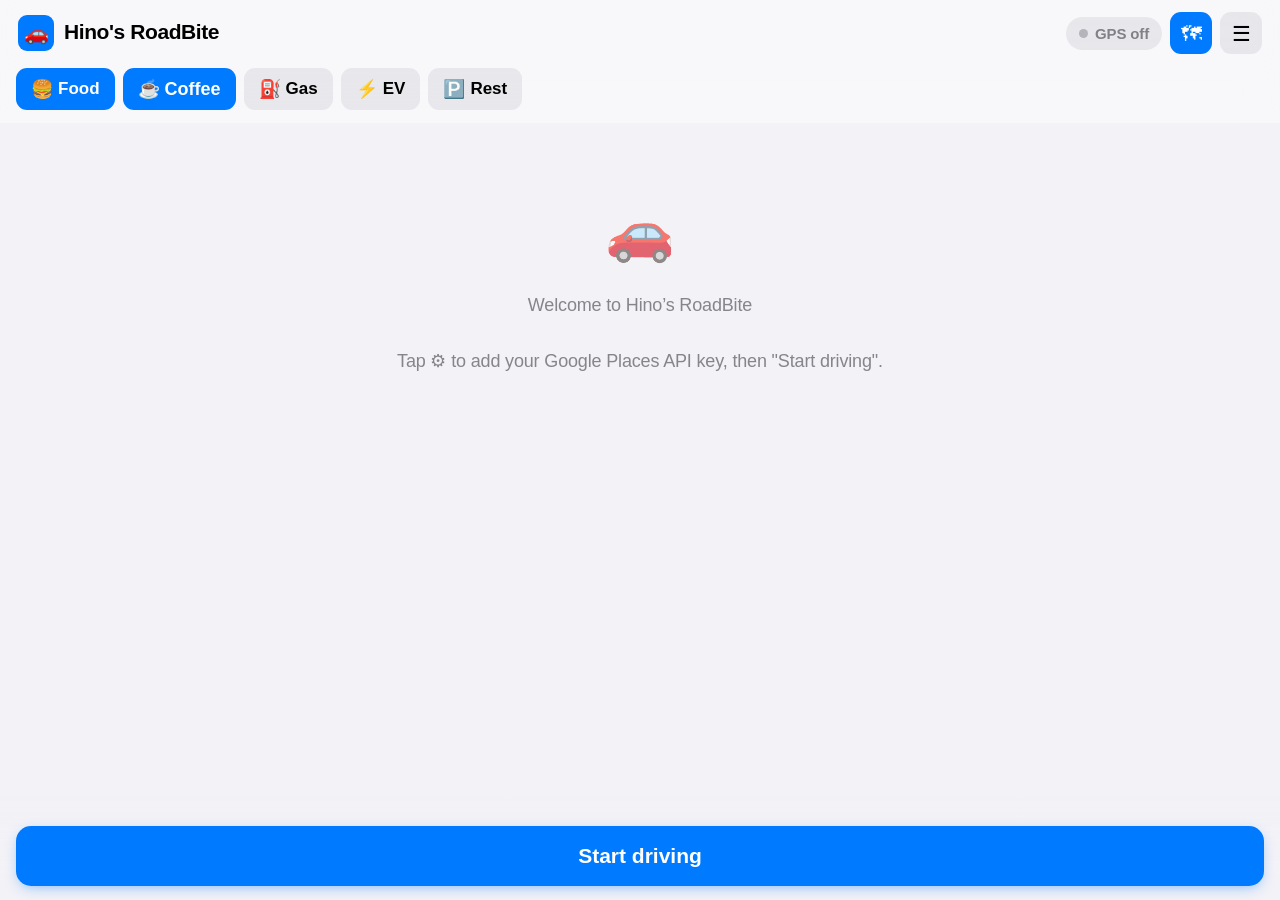
<file: index.html>
<!DOCTYPE html>
<html lang="en">
<head>
  <meta charset="UTF-8" />
  <meta name="referrer" content="origin" />
  <meta name="viewport" content="width=device-width, initial-scale=1, viewport-fit=cover, maximum-scale=1, user-scalable=no" />
  <meta name="theme-color" media="(prefers-color-scheme: light)" content="#f9f9fb" />
  <meta name="theme-color" media="(prefers-color-scheme: dark)" content="#141416" />
  <meta name="apple-mobile-web-app-capable" content="yes" />
  <meta name="apple-mobile-web-app-status-bar-style" content="default" />
  <meta name="apple-mobile-web-app-title" content="Hino's RoadBite" />
  <link rel="manifest" href="manifest.webmanifest" />
  <link rel="apple-touch-icon" href="icon-180.png" />
  <link rel="stylesheet" href="style.css" />
  <title>Hino's RoadBite — eats & coffee ahead</title>
</head>
<body>
  <header id="status-bar">
    <div class="brand">
      <span class="logo">🚗</span>
      <span class="title">Hino's RoadBite</span>
    </div>
    <div class="header-actions">
      <div id="gps" class="gps off">
        <span class="dot"></span>
        <span id="gps-text">GPS off</span>
      </div>
      <button id="map-toggle" class="icon-btn" aria-label="Toggle map">🗺</button>
      <button id="menu-btn" class="icon-btn" aria-label="Menu">☰</button>
    </div>
  </header>

  <nav id="filters">
    <div class="cats" id="cat-list">
      <button class="cat-chip active" data-cat="food"><span>🍔</span> Food</button>
      <button class="cat-chip active" data-cat="coffee"><span class="ci" aria-hidden="true">☕</span> <span class="cl">Coffee</span></button>
      <button class="cat-chip" data-cat="gas"><span>⛽</span> Gas</button>
      <button class="cat-chip" data-cat="ev"><span>⚡</span> EV</button>
      <button class="cat-chip" data-cat="rest"><span>🅿️</span> Rest</button>
    </div>
  </nav>

  <main>
    <div id="map-wrap" class="map-wrap hidden">
      <div id="map" class="map"></div>
      <button id="recenter-btn" class="recenter" aria-label="Recenter on my location">
        <svg viewBox="0 0 24 24" fill="none" stroke="currentColor" stroke-width="2" stroke-linecap="round">
          <circle cx="12" cy="12" r="6"/>
          <line x1="12" y1="1.5" x2="12" y2="4"/><line x1="12" y1="20" x2="12" y2="22.5"/>
          <line x1="1.5" y1="12" x2="4" y2="12"/><line x1="20" y1="12" x2="22.5" y2="12"/>
          <circle cx="12" cy="12" r="1.6" fill="currentColor" stroke="none"/>
        </svg>
      </button>
    </div>
    <div id="quick-dest" class="quick hidden"></div>
    <div id="heading-banner" class="hidden"></div>
    <div id="controls" class="hidden">
      <div class="controls-row">
        <div class="sort-seg" id="sort-seg">
          <button class="sort-btn active" data-sort="best">Best</button>
          <button class="sort-btn" data-sort="closest">Closest</button>
          <button class="sort-btn" data-sort="cheapest">Cheapest</button>
        </div>
        <button id="opennow-toggle" class="chip">Open now</button>
      </div>
      <div class="controls-row time-row" id="time-seg">
        <span class="time-label">⏱ Reach in</span>
        <button class="time-btn active" data-min="0">Any</button>
        <button class="time-btn" data-min="15">15 min</button>
        <button class="time-btn" data-min="30">30 min</button>
        <button class="time-btn" data-min="60">1 hr</button>
        <button class="time-btn" data-min="120">2 hr</button>
        <button class="time-btn" data-min="180">3 hr</button>
      </div>
    </div>
    <ul id="results"></ul>
    <div id="empty" class="empty hidden"></div>
  </main>

  <button id="start-btn" class="primary">Start driving</button>

  <!-- Settings sheet -->
  <div id="settings" class="sheet hidden">
    <div class="sheet-inner">
      <div class="settings-top">
        <h2>Settings</h2>
        <button id="settings-done-top" class="settings-done-btn">Done</button>
      </div>

      <div class="sec-label">Trip</div>
      <div class="sec-card">
        <div class="field">
          <span>Destination <span id="dest-status" class="muted"></span></span>
          <input id="dest" type="text" placeholder="e.g. Lewiston, ME" autocomplete="off" />
        </div>
        <div class="field">
          <span>🏠 Home <span id="home-status" class="muted"></span></span>
          <input id="home" type="text" placeholder="e.g. Philadelphia, PA" autocomplete="off" />
        </div>
        <div class="field">
          <span>⭐ Favorites</span>
          <div id="fav-list" class="favs"></div>
          <div class="fav-add">
            <input id="fav-input" type="text" placeholder="Add a place…" autocomplete="off" />
            <button id="fav-add-btn" type="button" class="chip">Add</button>
          </div>
          <small id="fav-msg"></small>
        </div>
      </div>
      <div class="sec-hint">Set a destination (or tap Home / a ⭐ favorite on the home screen) to aim suggestions ahead on your route.</div>

      <div class="sec-label">Filters</div>
      <div class="sec-card">
        <div class="field">
          <span>Cuisines <span class="muted">(food)</span></span>
          <div id="cuisine-list" class="cuisines"></div>
        </div>
        <label class="setrow">
          <span class="setrow-label">Only show places ahead of me</span>
          <span class="switch"><input id="ahead-only" type="checkbox" checked /><span class="track"></span></span>
        </label>
        <label class="setrow">
          <span class="setrow-label">Buzz me near a great stop <span class="muted">(≥4.5★, 1 mi)</span></span>
          <span class="switch"><input id="alert-nearby" type="checkbox" /><span class="track"></span></span>
        </label>
      </div>

      <div class="sec-label">Display</div>
      <div class="sec-card">
        <label class="setrow">
          <span class="setrow-label">Distances in kilometers</span>
          <span class="switch"><input id="units-km" type="checkbox" /><span class="track"></span></span>
        </label>
        <div class="setrow">
          <label class="setrow-label" for="nav-app">Navigation app</label>
          <select id="nav-app" class="set-select">
            <option value="auto">Auto</option>
            <option value="apple">Apple Maps</option>
            <option value="google">Google Maps</option>
            <option value="waze">Waze</option>
          </select>
        </div>
      </div>

      <div class="sec-label">Fine-tuning</div>
      <div class="sec-card" id="stepper-list"></div>
      <div class="sec-hint">Rating &amp; reviews apply to food and coffee. Look-ahead is how far up the route to search.</div>

      <div class="sec-label">More</div>
      <div class="sec-card">
        <details>
          <summary>How to use</summary>
          <ol class="help">
            <li>Pick what you want from the chips up top — <b>Food</b>, <b>Coffee</b>, <b>Gas</b>, <b>EV</b>, <b>Rest</b> (tap more than one).</li>
            <li>Tap <b>Start driving</b> to use your live GPS. Results refresh as you drive.</li>
            <li>Set a <b>Destination</b> (or tap <b>Home</b> / a ⭐ favorite) to aim suggestions that way — or leave it on <b>📍 Live</b> to follow your heading.</li>
            <li>Use <b>Best / Closest / Cheapest</b> to re-sort, <b>Reach in</b> to keep only stops within N minutes, and <b>Open now</b> to hide closed spots.</li>
            <li>Tap a result for full details. Tap the blue arrow for turn-by-turn in Maps.</li>
          </ol>
        </details>
        <details>
          <summary>About</summary>
          <p class="muted">Hino’s RoadBite finds well-rated restaurants, coffee, gas, EV charging, and rest areas just ahead of you on a drive — ranked by how little they add to your route. Place data and ratings from Google.</p>
          <p class="muted">Version <span id="app-version">1.1</span> · <a href="https://github.com/srinidharmalingam-create/roadbite" target="_blank" rel="noopener">source</a></p>
        </details>
        <details>
          <summary>Simulate driving (testing)</summary>
          <p class="muted">Run a mock Philly→Lewiston drive without moving. Useful to try the app at your desk.</p>
          <button id="sim-btn" class="chip">▶ Start simulation</button>
        </details>
        <details>
          <summary>Advanced · API key</summary>
          <div class="field" style="padding-top:10px;">
            <input id="api-key" type="text" placeholder="AIza…" autocomplete="off" spellcheck="false" />
            <small>A shared key is already built in. Enter your own only to override it on this device.</small>
          </div>
        </details>
      </div>

      <button id="settings-done" class="primary">Done</button>
    </div>
  </div>

  <!-- Destination prompt (shown on Start driving when none is set) -->
  <div id="dest-prompt" class="sheet hidden">
    <div class="sheet-inner">
      <h2>Where are you headed?</h2>
      <p class="muted">Pick a destination so suggestions stay strictly ahead on your route. You can change it anytime.</p>
      <div id="prompt-quick" class="quick-prompt"></div>
      <label class="field">
        <input id="prompt-dest" type="text" placeholder="Enter a destination…" autocomplete="off" />
      </label>
      <button id="prompt-go" class="primary">Start driving</button>
      <button id="prompt-skip" class="linkbtn">Skip — use my live heading</button>
    </div>
  </div>

  <!-- Place details (opens when you tap a result) -->
  <div id="detail" class="sheet hidden">
    <div class="sheet-inner" id="detail-inner"></div>
  </div>

  <script src="config.js"></script>
  <script src="app.js"></script>
</body>
</html>
</file>
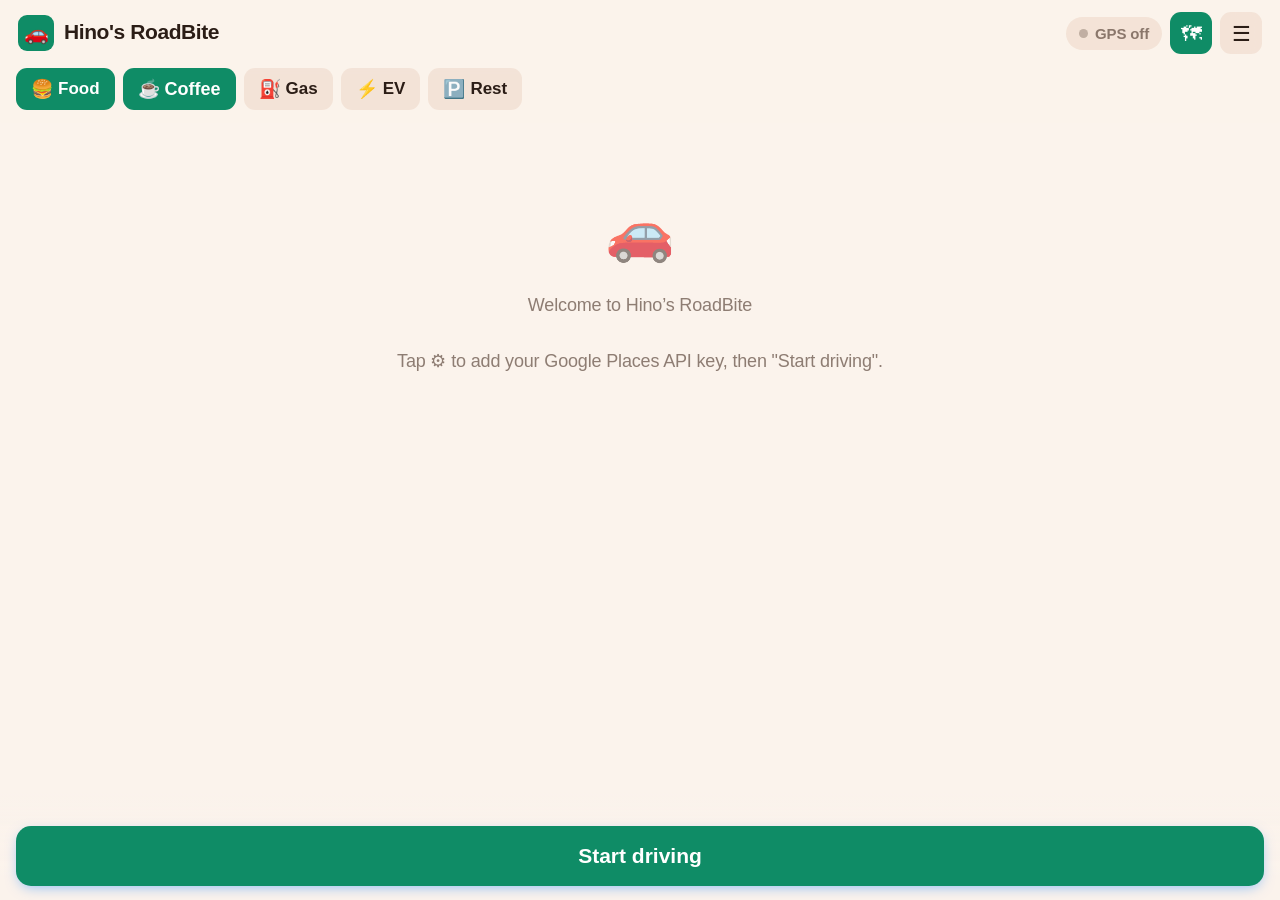
<file: warm/index.html>
<!DOCTYPE html>
<html lang="en">
<head>
  <meta charset="UTF-8" />
  <meta name="referrer" content="origin" />
  <meta name="viewport" content="width=device-width, initial-scale=1, viewport-fit=cover, maximum-scale=1, user-scalable=no" />
  <meta name="theme-color" media="(prefers-color-scheme: light)" content="#fbf3ec" />
  <meta name="theme-color" media="(prefers-color-scheme: dark)" content="#19120e" />
  <meta name="apple-mobile-web-app-capable" content="yes" />
  <meta name="apple-mobile-web-app-status-bar-style" content="default" />
  <meta name="apple-mobile-web-app-title" content="Hino's RoadBite" />
  <link rel="manifest" href="manifest.webmanifest" />
  <link rel="apple-touch-icon" href="../icon-180.png" />
  <link rel="stylesheet" href="../style.css" />
  <link rel="stylesheet" href="warm.css" />
  <title>RoadBite — Warm</title>
</head>
<body>
  <header id="status-bar">
    <div class="brand">
      <span class="logo">🚗</span>
      <span class="title">Hino's RoadBite</span>
    </div>
    <div class="header-actions">
      <div id="gps" class="gps off">
        <span class="dot"></span>
        <span id="gps-text">GPS off</span>
      </div>
      <button id="map-toggle" class="icon-btn" aria-label="Toggle map">🗺</button>
      <button id="menu-btn" class="icon-btn" aria-label="Menu">☰</button>
    </div>
  </header>

  <nav id="filters">
    <div class="cats" id="cat-list">
      <button class="cat-chip active" data-cat="food"><span>🍔</span> Food</button>
      <button class="cat-chip active" data-cat="coffee"><span class="ci" aria-hidden="true">☕</span> <span class="cl">Coffee</span></button>
      <button class="cat-chip" data-cat="gas"><span>⛽</span> Gas</button>
      <button class="cat-chip" data-cat="ev"><span>⚡</span> EV</button>
      <button class="cat-chip" data-cat="rest"><span>🅿️</span> Rest</button>
    </div>
  </nav>

  <main>
    <div id="map-wrap" class="map-wrap hidden">
      <div id="map" class="map"></div>
      <button id="recenter-btn" class="recenter" aria-label="Recenter on my location">
        <svg viewBox="0 0 24 24" fill="none" stroke="currentColor" stroke-width="2" stroke-linecap="round">
          <circle cx="12" cy="12" r="6"/>
          <line x1="12" y1="1.5" x2="12" y2="4"/><line x1="12" y1="20" x2="12" y2="22.5"/>
          <line x1="1.5" y1="12" x2="4" y2="12"/><line x1="20" y1="12" x2="22.5" y2="12"/>
          <circle cx="12" cy="12" r="1.6" fill="currentColor" stroke="none"/>
        </svg>
      </button>
    </div>
    <div id="quick-dest" class="quick hidden"></div>
    <div id="heading-banner" class="hidden"></div>
    <div id="controls" class="hidden">
      <div class="controls-row">
        <div class="sort-seg" id="sort-seg">
          <button class="sort-btn active" data-sort="best">Best</button>
          <button class="sort-btn" data-sort="closest">Closest</button>
          <button class="sort-btn" data-sort="cheapest">Cheapest</button>
        </div>
        <button id="opennow-toggle" class="chip">Open now</button>
      </div>
      <div class="controls-row time-row" id="time-seg">
        <span class="time-label">⏱ Reach in</span>
        <button class="time-btn active" data-min="0">Any</button>
        <button class="time-btn" data-min="15">15 min</button>
        <button class="time-btn" data-min="30">30 min</button>
        <button class="time-btn" data-min="60">1 hr</button>
        <button class="time-btn" data-min="120">2 hr</button>
        <button class="time-btn" data-min="180">3 hr</button>
      </div>
    </div>
    <ul id="results"></ul>
    <div id="empty" class="empty hidden"></div>
  </main>

  <button id="start-btn" class="primary">Start driving</button>

  <!-- Settings sheet -->
  <div id="settings" class="sheet hidden">
    <div class="sheet-inner">
      <div class="settings-top">
        <h2>Settings</h2>
        <button id="settings-done-top" class="settings-done-btn">Done</button>
      </div>

      <div class="sec-label">Trip</div>
      <div class="sec-card">
        <div class="field">
          <span>Destination <span id="dest-status" class="muted"></span></span>
          <input id="dest" type="text" placeholder="e.g. Lewiston, ME" autocomplete="off" />
        </div>
        <div class="field">
          <span>🏠 Home <span id="home-status" class="muted"></span></span>
          <input id="home" type="text" placeholder="e.g. Philadelphia, PA" autocomplete="off" />
        </div>
        <div class="field">
          <span>⭐ Favorites</span>
          <div id="fav-list" class="favs"></div>
          <div class="fav-add">
            <input id="fav-input" type="text" placeholder="Add a place…" autocomplete="off" />
            <button id="fav-add-btn" type="button" class="chip">Add</button>
          </div>
          <small id="fav-msg"></small>
        </div>
      </div>
      <div class="sec-hint">Set a destination (or tap Home / a ⭐ favorite on the home screen) to aim suggestions ahead on your route.</div>

      <div class="sec-label">Filters</div>
      <div class="sec-card">
        <div class="field">
          <span>Cuisines <span class="muted">(food)</span></span>
          <div id="cuisine-list" class="cuisines"></div>
        </div>
        <label class="setrow">
          <span class="setrow-label">Only show places ahead of me</span>
          <span class="switch"><input id="ahead-only" type="checkbox" checked /><span class="track"></span></span>
        </label>
        <label class="setrow">
          <span class="setrow-label">Buzz me near a great stop <span class="muted">(≥4.5★, 1 mi)</span></span>
          <span class="switch"><input id="alert-nearby" type="checkbox" /><span class="track"></span></span>
        </label>
      </div>

      <div class="sec-label">Display</div>
      <div class="sec-card">
        <label class="setrow">
          <span class="setrow-label">Distances in kilometers</span>
          <span class="switch"><input id="units-km" type="checkbox" /><span class="track"></span></span>
        </label>
        <div class="setrow">
          <label class="setrow-label" for="nav-app">Navigation app</label>
          <select id="nav-app" class="set-select">
            <option value="auto">Auto</option>
            <option value="apple">Apple Maps</option>
            <option value="google">Google Maps</option>
            <option value="waze">Waze</option>
          </select>
        </div>
      </div>

      <div class="sec-label">Fine-tuning</div>
      <div class="sec-card" id="stepper-list"></div>
      <div class="sec-hint">Rating &amp; reviews apply to food and coffee. Look-ahead is how far up the route to search.</div>

      <div class="sec-label">More</div>
      <div class="sec-card">
        <details>
          <summary>How to use</summary>
          <ol class="help">
            <li>Pick what you want from the chips up top — <b>Food</b>, <b>Coffee</b>, <b>Gas</b>, <b>EV</b>, <b>Rest</b> (tap more than one).</li>
            <li>Tap <b>Start driving</b> to use your live GPS. Results refresh as you drive.</li>
            <li>Set a <b>Destination</b> (or tap <b>Home</b> / a ⭐ favorite) to aim suggestions that way — or leave it on <b>📍 Live</b> to follow your heading.</li>
            <li>Use <b>Best / Closest / Cheapest</b> to re-sort, <b>Reach in</b> to keep only stops within N minutes, and <b>Open now</b> to hide closed spots.</li>
            <li>Tap a result for full details. Tap the blue arrow for turn-by-turn in Maps.</li>
          </ol>
        </details>
        <details>
          <summary>About</summary>
          <p class="muted">Hino’s RoadBite finds well-rated restaurants, coffee, gas, EV charging, and rest areas just ahead of you on a drive — ranked by how little they add to your route. Place data and ratings from Google.</p>
          <p class="muted">Version <span id="app-version">1.1</span> · <a href="https://github.com/srinidharmalingam-create/roadbite" target="_blank" rel="noopener">source</a></p>
        </details>
        <details>
          <summary>Simulate driving (testing)</summary>
          <p class="muted">Run a mock Philly→Lewiston drive without moving. Useful to try the app at your desk.</p>
          <button id="sim-btn" class="chip">▶ Start simulation</button>
        </details>
        <details>
          <summary>Advanced · API key</summary>
          <div class="field" style="padding-top:10px;">
            <input id="api-key" type="text" placeholder="AIza…" autocomplete="off" spellcheck="false" />
            <small>A shared key is already built in. Enter your own only to override it on this device.</small>
          </div>
        </details>
      </div>

      <button id="settings-done" class="primary">Done</button>
    </div>
  </div>

  <!-- Destination prompt (shown on Start driving when none is set) -->
  <div id="dest-prompt" class="sheet hidden">
    <div class="sheet-inner">
      <h2>Where are you headed?</h2>
      <p class="muted">Pick a destination so suggestions stay strictly ahead on your route. You can change it anytime.</p>
      <div id="prompt-quick" class="quick-prompt"></div>
      <label class="field">
        <input id="prompt-dest" type="text" placeholder="Enter a destination…" autocomplete="off" />
      </label>
      <button id="prompt-go" class="primary">Start driving</button>
      <button id="prompt-skip" class="linkbtn">Skip — use my live heading</button>
    </div>
  </div>

  <!-- Place details (opens when you tap a result) -->
  <div id="detail" class="sheet hidden">
    <div class="sheet-inner" id="detail-inner"></div>
  </div>

  <script src="../config.js"></script>
  <script src="../app.js"></script>
</body>
</html>
</file>
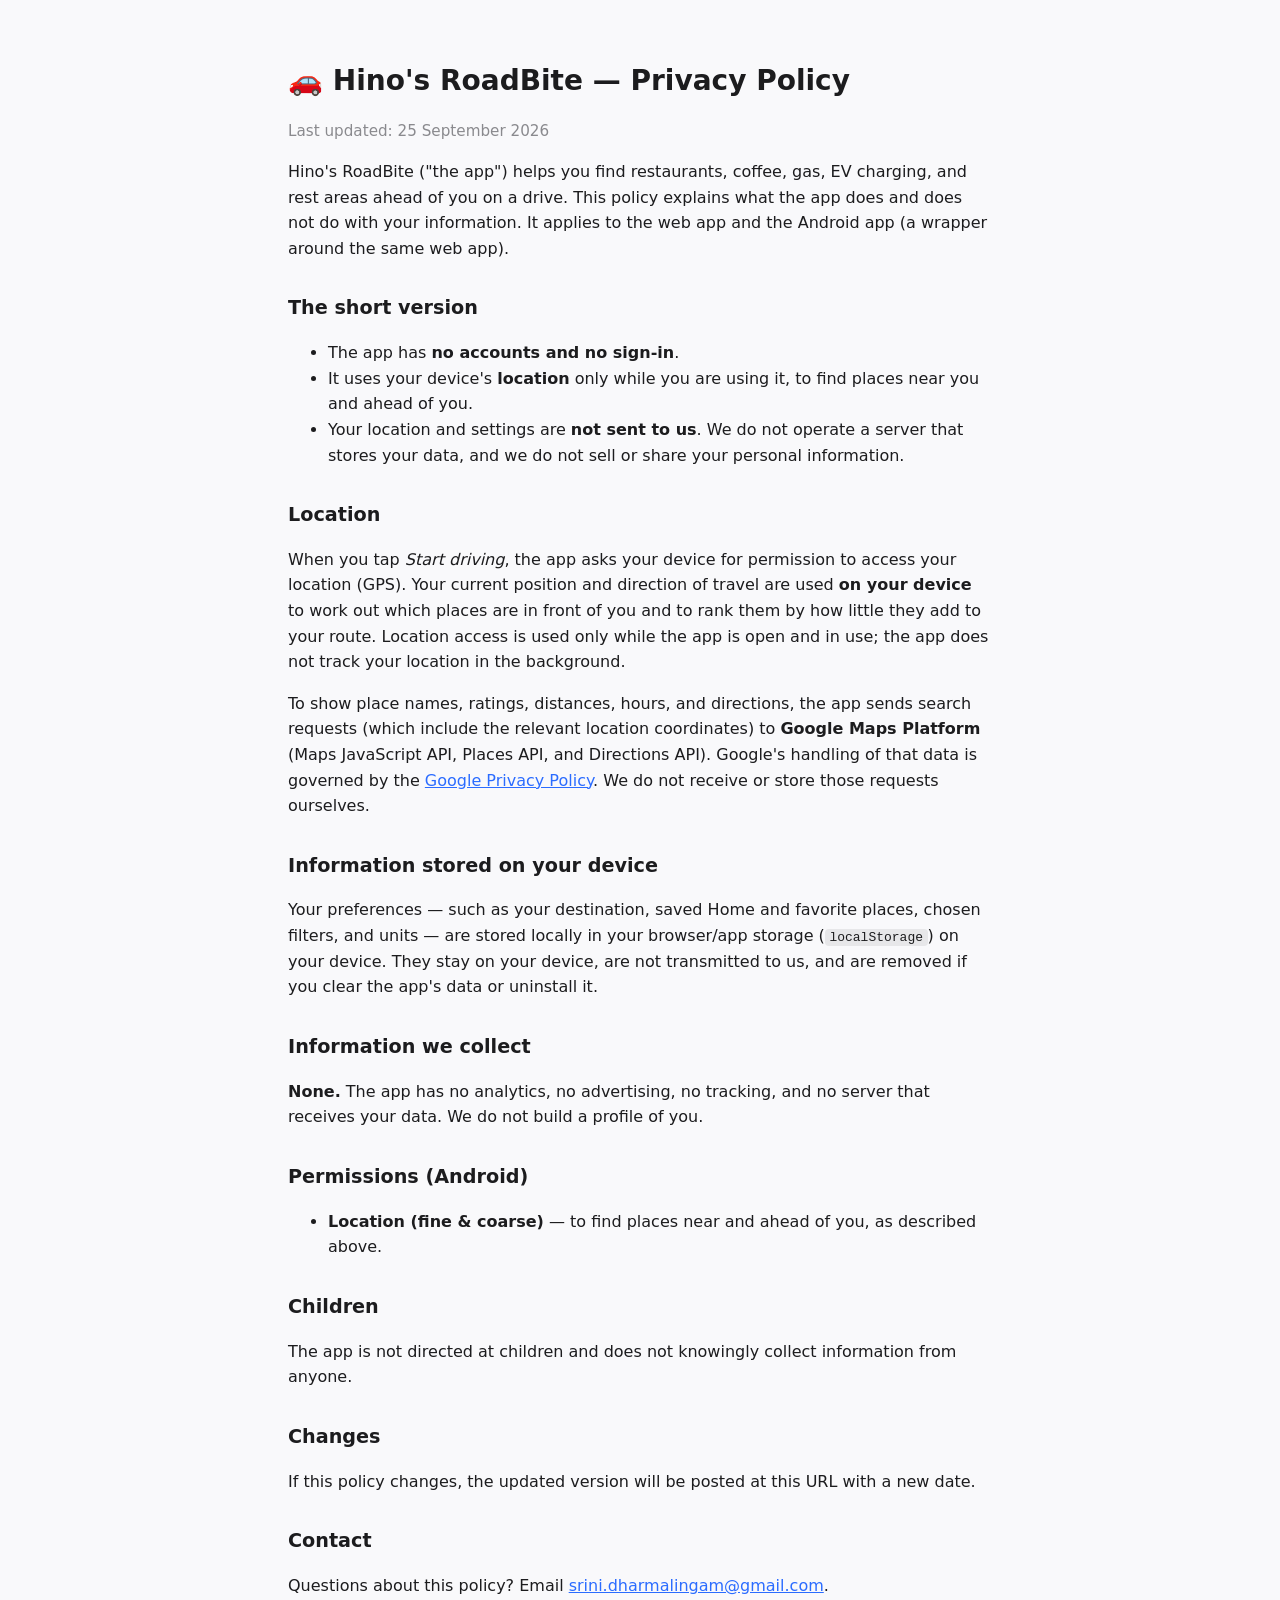
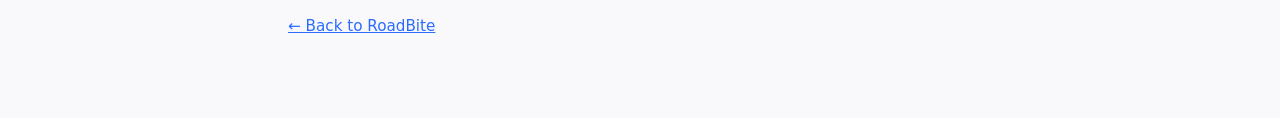
<file: privacy.html>
<!DOCTYPE html>
<html lang="en">
<head>
  <meta charset="UTF-8" />
  <meta name="viewport" content="width=device-width, initial-scale=1" />
  <title>Hino's RoadBite — Privacy Policy</title>
  <style>
    :root { color-scheme: light dark; }
    body { font-family: -apple-system, system-ui, Segoe UI, Roboto, sans-serif;
      max-width: 44rem; margin: 0 auto; padding: 2.5rem 1.25rem 4rem;
      line-height: 1.6; color: #1c1c1e; background: #f9f9fb; }
    @media (prefers-color-scheme: dark) { body { color: #e7e7ea; background: #141416; } }
    h1 { font-size: 1.75rem; margin-bottom: .25rem; }
    h2 { font-size: 1.2rem; margin-top: 2rem; }
    .muted { color: #8a8a8e; font-size: .95rem; }
    a { color: #2b6cff; }
    code { background: rgba(128,128,128,.15); padding: .1em .35em; border-radius: 4px; }
  </style>
</head>
<body>
  <h1>🚗 Hino's RoadBite — Privacy Policy</h1>
  <p class="muted">Last updated: 25 September 2026</p>

  <p>Hino's RoadBite ("the app") helps you find restaurants, coffee, gas, EV charging,
  and rest areas ahead of you on a drive. This policy explains what the app does and
  does not do with your information. It applies to the web app and the Android app
  (a wrapper around the same web app).</p>

  <h2>The short version</h2>
  <ul>
    <li>The app has <strong>no accounts and no sign-in</strong>.</li>
    <li>It uses your device's <strong>location</strong> only while you are using it, to find places near you and ahead of you.</li>
    <li>Your location and settings are <strong>not sent to us</strong>. We do not operate a server that stores your data, and we do not sell or share your personal information.</li>
  </ul>

  <h2>Location</h2>
  <p>When you tap <em>Start driving</em>, the app asks your device for permission to
  access your location (GPS). Your current position and direction of travel are used
  <strong>on your device</strong> to work out which places are in front of you and to
  rank them by how little they add to your route. Location access is used only while the
  app is open and in use; the app does not track your location in the background.</p>
  <p>To show place names, ratings, distances, hours, and directions, the app sends search
  requests (which include the relevant location coordinates) to <strong>Google Maps
  Platform</strong> (Maps JavaScript API, Places API, and Directions API). Google's handling
  of that data is governed by the
  <a href="https://policies.google.com/privacy" target="_blank" rel="noopener">Google Privacy Policy</a>.
  We do not receive or store those requests ourselves.</p>

  <h2>Information stored on your device</h2>
  <p>Your preferences — such as your destination, saved Home and favorite places, chosen
  filters, and units — are stored locally in your browser/app storage
  (<code>localStorage</code>) on your device. They stay on your device, are not transmitted
  to us, and are removed if you clear the app's data or uninstall it.</p>

  <h2>Information we collect</h2>
  <p><strong>None.</strong> The app has no analytics, no advertising, no tracking, and no
  server that receives your data. We do not build a profile of you.</p>

  <h2>Permissions (Android)</h2>
  <ul>
    <li><strong>Location (fine &amp; coarse)</strong> — to find places near and ahead of you, as described above.</li>
  </ul>

  <h2>Children</h2>
  <p>The app is not directed at children and does not knowingly collect information from anyone.</p>

  <h2>Changes</h2>
  <p>If this policy changes, the updated version will be posted at this URL with a new date.</p>

  <h2>Contact</h2>
  <p>Questions about this policy? Email
  <a href="mailto:srini.dharmalingam@gmail.com">srini.dharmalingam@gmail.com</a>.</p>

  <p class="muted"><a href="./">← Back to RoadBite</a></p>
</body>
</html>
</file>
<file: style.css>
:root {
  /* Apple "light" system palette */
  --bg: #f2f2f7;
  --bg-elev: #ffffff;
  --card: #ffffff;
  --label: #000000;
  --label-2: rgba(60,60,67,.6);
  --label-3: rgba(60,60,67,.3);
  --separator: rgba(60,60,67,.18);
  --fill: rgba(118,118,128,.12);
  --fill-2: rgba(118,118,128,.16);
  --blue: #007aff;
  --green: #34c759;
  --red: #ff3b30;
  --orange: #ff9500;
  --brown: #a2845e;
  --gas: #5856d6;
  --ev: #30b0c7;
  --rest: #3f9e56;
  --star: #ff9f0a;
  --seg-sel: #ffffff;
  --header-bg: rgba(249,249,251,.8);

  --radius: 14px;
  --safe-top: env(safe-area-inset-top, 0px);
  --safe-bottom: env(safe-area-inset-bottom, 0px);
}

@media (prefers-color-scheme: dark) {
  :root {
    --bg: #000000;
    --bg-elev: #1c1c1e;
    --card: #1c1c1e;
    --label: #ffffff;
    --label-2: rgba(235,235,245,.6);
    --label-3: rgba(235,235,245,.3);
    --separator: rgba(84,84,88,.65);
    --fill: rgba(118,118,128,.24);
    --fill-2: rgba(118,118,128,.36);
    --blue: #0a84ff;
    --green: #30d158;
    --red: #ff453a;
    --orange: #ff9f0a;
    --brown: #ac8e68;
    --gas: #5e5ce6;
    --ev: #40c8e0;
    --rest: #4cb567;
    --star: #ffd60a;
    --seg-sel: #636366;
    --header-bg: rgba(20,20,22,.8);
  }
}

* { box-sizing: border-box; -webkit-tap-highlight-color: transparent; }

html, body {
  margin: 0;
  color: var(--label);
  background: var(--bg);
  font-family: -apple-system, BlinkMacSystemFont, "SF Pro Text", "Segoe UI", Roboto, sans-serif;
  height: 100%;
  -webkit-font-smoothing: antialiased;
  letter-spacing: -.01em;
}

body {
  display: flex;
  flex-direction: column;
  min-height: 100dvh;
  padding-top: var(--safe-top);
  padding-bottom: var(--safe-bottom);
}

/* ---------- Header ---------- */
#status-bar {
  display: flex; align-items: center; justify-content: space-between;
  padding: 12px 18px 10px;
  position: sticky; top: 0; z-index: 6;
  background: var(--header-bg);
  backdrop-filter: saturate(180%) blur(20px);
  -webkit-backdrop-filter: saturate(180%) blur(20px);
}
.brand { display: flex; align-items: center; gap: 10px; min-width: 0; flex: 1 1 auto; }
.brand .logo {
  font-size: 20px; width: 36px; height: 36px; flex: 0 0 auto; display: grid; place-items: center;
  border-radius: 9px; background: var(--blue);
}
.brand .title {
  font-weight: 700; font-size: 21px; letter-spacing: -.02em;
  white-space: nowrap; overflow: hidden; text-overflow: ellipsis;
}

.header-actions { display: flex; align-items: center; gap: 8px; flex: 0 0 auto; }
.icon-btn {
  flex: 0 0 auto; width: 42px; height: 42px; border-radius: 11px; border: 0;
  background: var(--fill); color: var(--label); font-size: 21px; line-height: 1; cursor: pointer;
  display: grid; place-items: center; transition: .15s;
}
.icon-btn:active { opacity: .6; }
.icon-btn.active { background: var(--blue); color: #fff; }

.gps {
  display: flex; align-items: center; gap: 7px; flex: 0 0 auto;
  font-size: 15px; font-weight: 600;
  padding: 8px 13px; border-radius: 999px;
  background: var(--fill); color: var(--label-2);
}
/* On narrow screens (e.g. a folded cover display) shrink GPS to just the dot. */
@media (max-width: 400px) {
  #gps-text { display: none; }
  .gps { padding: 10px; }
}
.gps .dot { width: 9px; height: 9px; border-radius: 50%; background: var(--label-3); }
.gps.on { color: var(--green); background: rgba(52,199,89,.15); }
.gps.on .dot { background: var(--green); animation: pulse 1.8s infinite; }
.gps.error { color: var(--red); background: rgba(255,59,48,.15); }
.gps.error .dot { background: var(--red); }
@keyframes pulse {
  0% { box-shadow: 0 0 0 0 rgba(52,199,89,.5); }
  70% { box-shadow: 0 0 0 7px rgba(52,199,89,0); }
  100% { box-shadow: 0 0 0 0 rgba(52,199,89,0); }
}

/* ---------- Filters: category chips ---------- */
#filters {
  display: flex; align-items: center; gap: 8px;
  padding: 4px 16px 12px;
  position: sticky; top: 56px; z-index: 5;
  background: var(--header-bg);
  backdrop-filter: saturate(180%) blur(20px);
  -webkit-backdrop-filter: saturate(180%) blur(20px);
}
.cats {
  display: flex; flex-wrap: nowrap; gap: 8px; flex: 1; overflow-x: auto;
  scrollbar-width: none; padding-bottom: 1px;
}
.cats::-webkit-scrollbar { display: none; }
.cat-chip {
  flex: 0 0 auto; border: 0; background: var(--fill); color: var(--label);
  font-size: 17px; font-weight: 600; padding: 10px 15px; border-radius: 11px;
  cursor: pointer; transition: .15s; display: inline-flex; align-items: center; gap: 5px;
}
.cat-chip span { font-size: 18px; }
.cat-chip:active { opacity: .6; }
.cat-chip.active { background: var(--blue); color: #fff; }
.cat-chip.sbux { background: #00704a; color: #fff; }   /* Starbucks green */
.chip {
  border: 0; background: var(--fill); color: var(--blue);
  font-size: 19px; font-weight: 600; padding: 10px 14px; border-radius: 11px; cursor: pointer;
  white-space: nowrap; transition: .15s; flex: 0 0 auto;
}
.chip:active { opacity: .6; }

/* ---------- Main ---------- */
main { flex: 1; overflow-y: auto; padding: 6px 16px 140px; }

/* Map */
.map-wrap { position: relative; margin: 4px 0 12px; }
.map {
  width: 100%; height: 220px; border-radius: 14px; overflow: hidden;
  background: var(--fill);
}
.recenter {
  position: absolute; right: 12px; bottom: 12px;
  width: 46px; height: 46px; border-radius: 50%;
  border: 0; background: var(--bg-elev); color: var(--blue); cursor: pointer;
  box-shadow: 0 2px 10px rgba(0,0,0,.28);
  display: grid; place-items: center;
}
.recenter svg { width: 24px; height: 24px; }
.recenter:active { opacity: .7; }

/* Sort + Open-now controls */
#controls { display: flex; flex-direction: column; gap: 8px; margin-bottom: 12px; }
.controls-row { display: flex; align-items: center; gap: 8px; }
.time-row { gap: 6px; overflow-x: auto; scrollbar-width: none; }
.time-row::-webkit-scrollbar { display: none; }
.time-label { font-size: 14px; font-weight: 600; color: var(--label-2); flex: 0 0 auto; }
.time-btn {
  flex: 0 0 auto; border: 0; background: var(--fill); color: var(--label);
  font-size: 14px; font-weight: 600; padding: 8px 12px; border-radius: 9px; cursor: pointer; transition: .15s;
}
.time-btn:active { opacity: .6; }
.time-btn.active { background: var(--blue); color: #fff; }
.sort-seg {
  display: flex; background: var(--fill); border-radius: 10px; padding: 3px; flex: 1;
}
.sort-btn {
  flex: 1; border: 0; background: transparent; color: var(--label);
  font-size: 15px; font-weight: 600; padding: 8px 4px; border-radius: 8px;
  cursor: pointer; transition: .15s;
}
.sort-btn.active {
  background: var(--seg-sel); color: var(--label);
  box-shadow: 0 3px 8px rgba(0,0,0,.12), 0 1px 1px rgba(0,0,0,.04);
}
#opennow-toggle { font-size: 15px; }
#opennow-toggle.active { background: var(--green); color: #fff; }

/* Quick destination chips (Home + favorites) */
.quick {
  display: flex; gap: 8px; overflow-x: auto; padding: 4px 2px 12px;
  scrollbar-width: none;
}
.quick::-webkit-scrollbar { display: none; }
.qd {
  flex: 0 0 auto; border: .5px solid var(--separator); background: var(--card); color: var(--label);
  font-size: 16px; font-weight: 600; padding: 9px 15px; border-radius: 999px; cursor: pointer;
  transition: .15s; white-space: nowrap;
}
.qd:active { opacity: .6; }
.qd.active { background: var(--blue); color: #fff; border-color: var(--blue); }

#heading-banner {
  display: flex; align-items: center; justify-content: center; gap: 7px;
  color: var(--label-2); font-size: 16px; font-weight: 500;
  padding: 2px 0 14px; text-align: center;
}
#heading-banner b { color: var(--label); font-weight: 600; }
#heading-banner .sep { color: var(--label-3); }

/* Passenger card: the one stop worth pulling off for */
.next-card {
  background: var(--card);
  border-radius: 18px;
  padding: 18px 18px 16px;
  margin: 2px 0 14px;
  box-shadow: 0 8px 28px rgba(0,0,0,.08);
}
.next-kicker {
  font-size: 13px; font-weight: 700; letter-spacing: .06em;
  text-transform: uppercase; color: var(--blue); margin-bottom: 6px;
}
.next-name {
  margin: 0 0 6px; font-size: 28px; font-weight: 700; letter-spacing: -.03em;
  line-height: 1.15; cursor: pointer;
  display: -webkit-box; -webkit-line-clamp: 2; -webkit-box-orient: vertical; overflow: hidden;
}
.next-meta { font-size: 16px; color: var(--label-2); margin-bottom: 12px; }
.next-meta .stars { color: var(--star); font-weight: 600; }
.next-added {
  font-size: 26px; font-weight: 700; color: var(--green); letter-spacing: -.03em;
  margin-bottom: 16px; line-height: 1.1;
}
.next-added span {
  display: block; margin-top: 3px; font-size: 14px; font-weight: 600;
  color: var(--label-2); letter-spacing: 0;
}
.next-actions { display: flex; gap: 10px; align-items: stretch; }
.next-go, .next-skip {
  border: 0; border-radius: 14px; font-weight: 700; cursor: pointer; padding: 16px 18px;
}
.next-go { flex: 1; background: var(--blue); color: #fff; font-size: 20px; }
.next-skip { background: var(--fill); color: var(--label); font-size: 17px; }
.next-go:active, .next-skip:active { opacity: .8; }

/* Rows grouped into one inset card like Apple Maps lists */
#results {
  list-style: none; margin: 0; padding: 0;
  background: var(--card); border-radius: var(--radius); overflow: hidden;
  box-shadow: 0 1px 0 rgba(0,0,0,.02);
}

.row {
  display: flex; align-items: center; gap: 14px;
  padding: 15px 16px;
  position: relative;
  animation: rise .28s ease backwards;
}
.row + .row::before {
  content: ""; position: absolute; top: 0; left: 70px; right: 0;
  border-top: .5px solid var(--separator);
}
#results .row:nth-child(1){animation-delay:.02s} #results .row:nth-child(2){animation-delay:.05s}
#results .row:nth-child(3){animation-delay:.08s} #results .row:nth-child(4){animation-delay:.11s}
#results .row:nth-child(n+5){animation-delay:.14s}
@keyframes rise { from { opacity: 0; transform: translateY(6px); } to { opacity: 1; transform: none; } }
.row:active { background: var(--fill); }
.row.hl { animation: rowflash 1.6s ease; }
@keyframes rowflash {
  0%, 100% { background: transparent; }
  15%, 55% { background: rgba(10,132,255,.16); }
}

.cat-icon {
  width: 40px; height: 40px; border-radius: 9px; flex: 0 0 auto;
  display: grid; place-items: center; color: #fff;
}
.cat-icon svg { width: 24px; height: 24px; }
.row.food .cat-icon { background: var(--orange); }
.row.coffee .cat-icon { background: var(--brown); }
.row.gas .cat-icon { background: var(--gas); }
.row.ev .cat-icon { background: var(--ev); }
.row.rest .cat-icon { background: var(--rest); }

.info { flex: 1; min-width: 0; }
.title {
  font-weight: 600; font-size: 19px; letter-spacing: -.02em;
  white-space: nowrap; overflow: hidden; text-overflow: ellipsis; margin-bottom: 3px;
}
.sub, .line3 {
  font-size: 15.5px; color: var(--label-2);
  white-space: nowrap; overflow: hidden; text-overflow: ellipsis;
}
.line3 { margin-top: 2px; }
.sub .stars { color: var(--star); font-weight: 600; }
.sub .count { color: var(--label-2); }
.mid { margin: 0 5px; color: var(--label-3); }
.line3 .detour { color: var(--green); font-weight: 500; }
.line3 .open { color: var(--green); font-weight: 600; }
.line3 .open.closed { color: var(--red); }
.line3 .price { color: var(--green); font-weight: 700; }
.line3 .evinfo { color: var(--ev); font-weight: 600; }

.trail {
  flex: 0 0 auto; display: flex; flex-direction: column; align-items: center; gap: 6px;
}
.trail .away { font-size: 15px; font-weight: 600; color: var(--label-2); letter-spacing: -.02em; }
.trail .eta { font-size: 13px; font-weight: 700; color: var(--blue); margin-top: -2px; }
.trail-btns { display: flex; align-items: center; gap: 8px; }
.dirs {
  width: 50px; height: 50px; border-radius: 50%;
  border: 0; background: var(--blue); color: #fff; cursor: pointer;
  display: grid; place-items: center; transition: transform .12s;
}
.dirs svg { width: 25px; height: 25px; transform: translateX(-1px); }
.dirs:active { transform: scale(.9); }
.share {
  width: 40px; height: 40px; border-radius: 50%;
  border: 0; background: var(--fill); color: var(--blue); cursor: pointer;
  display: grid; place-items: center; transition: transform .12s;
}
.share svg { width: 20px; height: 20px; }
.share:active { transform: scale(.9); }

/* Toast */
#toast {
  position: fixed; left: 50%; bottom: calc(90px + var(--safe-bottom)); transform: translateX(-50%) translateY(10px);
  background: var(--label); color: var(--bg); font-size: 15px; font-weight: 600;
  padding: 12px 18px; border-radius: 999px; box-shadow: 0 6px 20px rgba(0,0,0,.3);
  opacity: 0; pointer-events: none; transition: opacity .2s, transform .2s; z-index: 30;
  max-width: 88%; text-align: center;
}
#toast.show { opacity: 1; transform: translateX(-50%) translateY(0); }

/* Destination prompt */
#dest-prompt .sheet-inner p { margin: 0 0 16px; font-size: 15px; line-height: 1.45; }
.quick-prompt { display: flex; flex-wrap: wrap; gap: 8px; margin-bottom: 16px; }
.quick-prompt:empty { display: none; }
#prompt-go { width: 100%; margin: 4px 0 0; }
.linkbtn {
  display: block; width: 100%; margin: 14px 0 0; padding: 12px;
  border: 0; background: transparent; color: var(--blue);
  font-size: 16px; font-weight: 600; cursor: pointer;
}
.linkbtn:active { opacity: .6; }

/* Stepper controls (replace sliders — no drag to catch while scrolling) */
.steppers-list { margin-top: 6px; }
.steppers-list .field { margin-bottom: 18px; }
.stepper { display: flex; align-items: center; justify-content: space-between; gap: 12px; }
.stepper-label { font-weight: 600; font-size: 16px; }
.stepper-ctl {
  display: flex; align-items: center; background: var(--fill); border-radius: 12px; flex: 0 0 auto;
}
.step-btn {
  width: 48px; height: 46px; border: 0; background: transparent; color: var(--blue);
  font-size: 26px; font-weight: 600; line-height: 1; cursor: pointer; display: grid; place-items: center;
}
.step-btn:active { opacity: .45; }
.stepper-val { min-width: 66px; text-align: center; font-size: 16px; font-weight: 700; }

/* ---------- Empty / welcome ---------- */
.empty {
  text-align: center; color: var(--label-2); padding: 60px 28px; font-size: 18px; line-height: 1.55;
  white-space: pre-line;
}
.empty .big { font-size: 56px; display: block; margin-bottom: 16px; }

/* ---------- Start button ---------- */
.primary {
  border: 0; color: #fff; font-size: 21px; font-weight: 600;
  padding: 18px; border-radius: 15px; cursor: pointer; background: var(--blue);
  margin: 0 16px calc(14px + var(--safe-bottom)); width: calc(100% - 32px);
  transition: transform .12s, opacity .12s;
  box-shadow: 0 4px 14px -4px rgba(0,122,255,.5);
}
.primary:active { opacity: .85; transform: scale(.99); }
#start-btn { position: fixed; bottom: 0; left: 0; z-index: 3; }
#start-btn.running { background: var(--red); box-shadow: 0 4px 14px -4px rgba(255,59,48,.5); }

/* fade behind fixed button */
body::after {
  content: ""; position: fixed; left: 0; right: 0; bottom: 0; height: 110px; pointer-events: none;
  background: linear-gradient(180deg, transparent, var(--bg) 78%); z-index: 1;
}

.hidden { display: none !important; }
.muted { color: var(--label-2); }

/* ---------- Settings sheet ---------- */
.sheet {
  position: fixed; inset: 0; z-index: 20;
  background: rgba(0,0,0,.35);
  display: flex; align-items: flex-end;
  animation: fade .2s ease;
}
@media (prefers-color-scheme: dark) { .sheet { background: rgba(0,0,0,.6); } }
@keyframes fade { from { opacity: 0; } to { opacity: 1; } }
.sheet-inner {
  background: var(--bg); width: 100%; max-height: 92dvh; overflow-y: auto;
  border-radius: 14px 14px 0 0; padding: 8px 20px calc(24px + var(--safe-bottom));
  animation: slideUp .3s cubic-bezier(.2,.85,.3,1);
}
@keyframes slideUp { from { transform: translateY(50px); } to { transform: none; } }
.sheet-inner::before {
  content: ""; display: block; width: 36px; height: 5px; border-radius: 99px;
  background: var(--label-3); margin: 0 auto 16px;
}
.sheet h2 { margin: 2px 0 22px; font-size: 26px; font-weight: 700; letter-spacing: -.02em; }
.field { display: flex; flex-direction: column; gap: 10px; margin-bottom: 24px; font-size: 16px; }
.field.row { flex-direction: row; align-items: center; gap: 13px; padding: 0; }
.field.row::before { content: none; }
.field > span { font-weight: 600; font-size: 17px; }
.field > span b { color: var(--blue); }
.field > span .muted { font-weight: 400; }

.cuisines { display: flex; flex-wrap: wrap; gap: 9px; }
.cuisine-chip {
  border: .5px solid var(--separator); background: var(--card); color: var(--label);
  font-size: 17px; font-weight: 500; padding: 9px 15px; border-radius: 999px; cursor: pointer;
  transition: .15s;
}
.cuisine-chip:active { opacity: .6; }
.cuisine-chip.active { background: var(--blue); color: #fff; border-color: var(--blue); }

#dest-status { font-size: 15px; font-weight: 500; }

.favs { display: flex; flex-direction: column; gap: 8px; }
.favs.empty-favs { display: none; }
.fav-row {
  display: flex; align-items: center; justify-content: space-between; gap: 10px;
  background: var(--card); border: .5px solid var(--separator); border-radius: 11px;
  padding: 11px 14px; font-size: 16px;
}
.fav-row span { overflow: hidden; text-overflow: ellipsis; white-space: nowrap; }
.fav-del {
  flex: 0 0 auto; border: 0; background: var(--fill); color: var(--label-2);
  width: 30px; height: 30px; border-radius: 50%; font-size: 14px; cursor: pointer;
}
.fav-del:active { opacity: .6; }
.fav-add { display: flex; gap: 8px; }
.fav-add input { flex: 1; }
.fav-add .chip { background: var(--blue); color: #fff; }
.field small { color: var(--label-2); font-weight: 400; line-height: 1.45; font-size: 15px; }
.field input[type=text] {
  background: var(--card); border: .5px solid var(--separator); color: var(--label);
  padding: 15px; border-radius: 11px; font-size: 18px;
}
.field input[type=text]:focus { outline: none; border-color: var(--blue); }
.field input[type=range] { accent-color: var(--blue); height: 30px; }
.field input[type=checkbox] { width: 26px; height: 26px; accent-color: var(--blue); }
.sheet hr { border: 0; border-top: .5px solid var(--separator); margin: 6px 0 18px; }
.sheet details summary { font-weight: 600; cursor: pointer; padding: 8px 0; color: var(--blue); font-size: 17px; }
.sheet details p { font-size: 15px; color: var(--label-2); line-height: 1.5; }
.sheet details p a { color: var(--blue); }
.help { font-size: 15px; color: var(--label); line-height: 1.55; margin: 6px 0; padding-left: 22px; }
.help li { margin-bottom: 8px; }
.help b { font-weight: 600; }

/* ---------- Grouped settings (iOS-style sections) ---------- */
.settings-top { display: flex; align-items: center; justify-content: space-between; margin: 2px 0 6px; }
.settings-top h2 { margin: 0; }
.settings-done-btn { border: 0; background: transparent; color: var(--blue); font-size: 17px; font-weight: 600; cursor: pointer; padding: 6px 2px; }

.sec-label { font-size: 13px; font-weight: 600; color: var(--label-2); text-transform: uppercase; letter-spacing: .05em; margin: 22px 6px 8px; }
.sec-hint { font-size: 13px; color: var(--label-2); line-height: 1.45; margin: 8px 8px 0; }
.sec-card { background: var(--card); border-radius: 14px; overflow: hidden; }
.sec-card > .field, .sec-card > .setrow, .sec-card > details { margin: 0; padding: 14px 16px; font-size: 16px; }
.sec-card > * + * { border-top: .5px solid var(--separator); }
.sec-card .field { gap: 9px; }
.sec-card .field small { margin-top: 2px; }

/* Toggle rows */
.setrow { display: flex; align-items: center; justify-content: space-between; gap: 14px; cursor: pointer; }
.setrow-label { font-weight: 600; font-size: 16px; line-height: 1.3; }
.setrow-label .muted { font-weight: 400; }
.set-select {
  background: var(--fill);
  color: var(--label);
  border: .5px solid var(--separator);
  border-radius: 9px;
  padding: 6px 10px;
  font-size: 15px;
  font-weight: 500;
  outline: none;
  cursor: pointer;
  max-width: 55%;
}

/* iOS-style switch */
.switch { position: relative; width: 51px; height: 31px; flex: 0 0 auto; }
.switch input { position: absolute; inset: 0; width: 100%; height: 100%; opacity: 0; margin: 0; cursor: pointer; }
.switch .track { position: absolute; inset: 0; background: var(--fill-2); border-radius: 999px; transition: .22s; pointer-events: none; }
.switch .track::before { content: ""; position: absolute; width: 27px; height: 27px; border-radius: 50%; background: #fff; top: 2px; left: 2px; transition: .22s; box-shadow: 0 1px 3px rgba(0,0,0,.35); }
.switch input:checked ~ .track { background: var(--green); }
.switch input:checked ~ .track::before { transform: translateX(20px); }

/* Steppers inside a section card */
#stepper-list .stepper { padding: 0; }
.sec-card > details summary { padding: 0; }
.sec-card > details[open] { padding-bottom: 16px; }
.sec-card > details .field { margin: 0; padding: 0; }

/* ---------- Place details sheet ---------- */
#detail-inner { position: relative; }
.detail-x {
  position: absolute; top: 2px; right: 2px; width: 36px; height: 36px; border-radius: 50%;
  border: 0; background: var(--fill); color: var(--label-2); display: grid; place-items: center; cursor: pointer;
}
.detail-x svg { width: 18px; height: 18px; }
.d-photo {
  height: 170px; border-radius: 14px; margin: 4px 0 14px;
  background-size: cover; background-position: center; background-color: var(--fill);
}
.d-head { display: flex; gap: 12px; align-items: flex-start; margin-bottom: 16px; padding-right: 40px; }
.d-head .cat-icon { width: 44px; height: 44px; border-radius: 11px; color: #fff; flex: 0 0 auto; }
.d-head .cat-icon svg { width: 26px; height: 26px; }
.d-name { margin: 0 0 3px; font-size: 21px; font-weight: 700; line-height: 1.2; }
.d-sub { font-size: 15px; color: var(--label-2); }
.d-sub .d-rating { color: var(--star); font-weight: 700; }

.d-actions { display: flex; gap: 8px; margin-bottom: 18px; flex-wrap: wrap; }
.d-act {
  flex: 1 1 0; min-width: 72px; display: flex; flex-direction: column; align-items: center; gap: 4px;
  padding: 11px 6px; border-radius: 12px; border: 0; background: var(--fill); color: var(--blue);
  font-size: 13px; font-weight: 600; cursor: pointer; text-decoration: none;
}
.d-act svg { width: 22px; height: 22px; }
.d-act.primary { background: var(--blue); color: #fff; }
.d-act:active { opacity: .7; }

.d-meta { display: flex; flex-direction: column; gap: 12px; margin-bottom: 16px; }
.d-row { display: flex; gap: 10px; align-items: flex-start; font-size: 15px; line-height: 1.4; }
.d-ic { flex: 0 0 auto; color: var(--label-2); }
.d-ic svg { width: 20px; height: 20px; }
#d-hours b { color: var(--label); }
.d-hours-all { margin-top: 6px; }
.d-hours-all summary { color: var(--blue); font-size: 14px; font-weight: 600; cursor: pointer; }
.d-hours-all { font-size: 14px; color: var(--label-2); line-height: 1.7; }

.d-summary { font-size: 15px; line-height: 1.5; margin: 0 0 16px; }
.d-reviews { display: flex; flex-direction: column; gap: 12px; margin-bottom: 8px; }
.d-review { background: var(--fill); border-radius: 12px; padding: 12px 14px; }
.d-review-top { display: flex; justify-content: space-between; align-items: center; font-size: 15px; }
.d-review-stars { color: var(--star); font-size: 13px; letter-spacing: 1px; }
.d-review-when { font-size: 13px; margin: 1px 0 6px; }
.d-review-text { font-size: 14px; line-height: 1.5; }
</file>
<file: warm/warm.css>
/* Warm & friendly palette — overrides the base variables (loaded after style.css).
   Cream background, white cards, coral/amber food & coffee, friendly teal action. */
:root {
  --bg: #fbf3ec;
  --bg-elev: #ffffff;
  --card: #ffffff;
  --label: #2b1d16;
  --label-2: rgba(74,52,40,.62);
  --label-3: rgba(74,52,40,.3);
  --separator: rgba(120,80,55,.18);
  --fill: rgba(184,116,72,.12);
  --fill-2: rgba(184,116,72,.18);
  --blue: #0f8c66;          /* friendly teal action accent */
  --green: #2e9e58;
  --red: #d7402f;
  --orange: #e8703a;        /* food */
  --brown: #b07b4f;         /* coffee */
  --gas: #8a6ad9;
  --ev: #1fa7a0;
  --star: #e8a317;
  --seg-sel: #ffffff;
  --header-bg: rgba(251,243,236,.82);
}

@media (prefers-color-scheme: dark) {
  :root {
    --bg: #19120e;
    --bg-elev: #241a14;
    --card: #241a14;
    --label: #fbefe7;
    --label-2: rgba(245,225,210,.62);
    --label-3: rgba(245,225,210,.32);
    --separator: rgba(120,90,70,.6);
    --fill: rgba(220,160,110,.16);
    --fill-2: rgba(220,160,110,.26);
    --blue: #2fb78f;
    --green: #34c759;
    --red: #ff6a5a;
    --orange: #ff9f5a;
    --brown: #c9966b;
    --gas: #9a86e6;
    --ev: #45cfc0;
    --star: #ffcf5c;
    --seg-sel: #4a3a2e;
    --header-bg: rgba(36,26,20,.82);
  }
}
</file>
